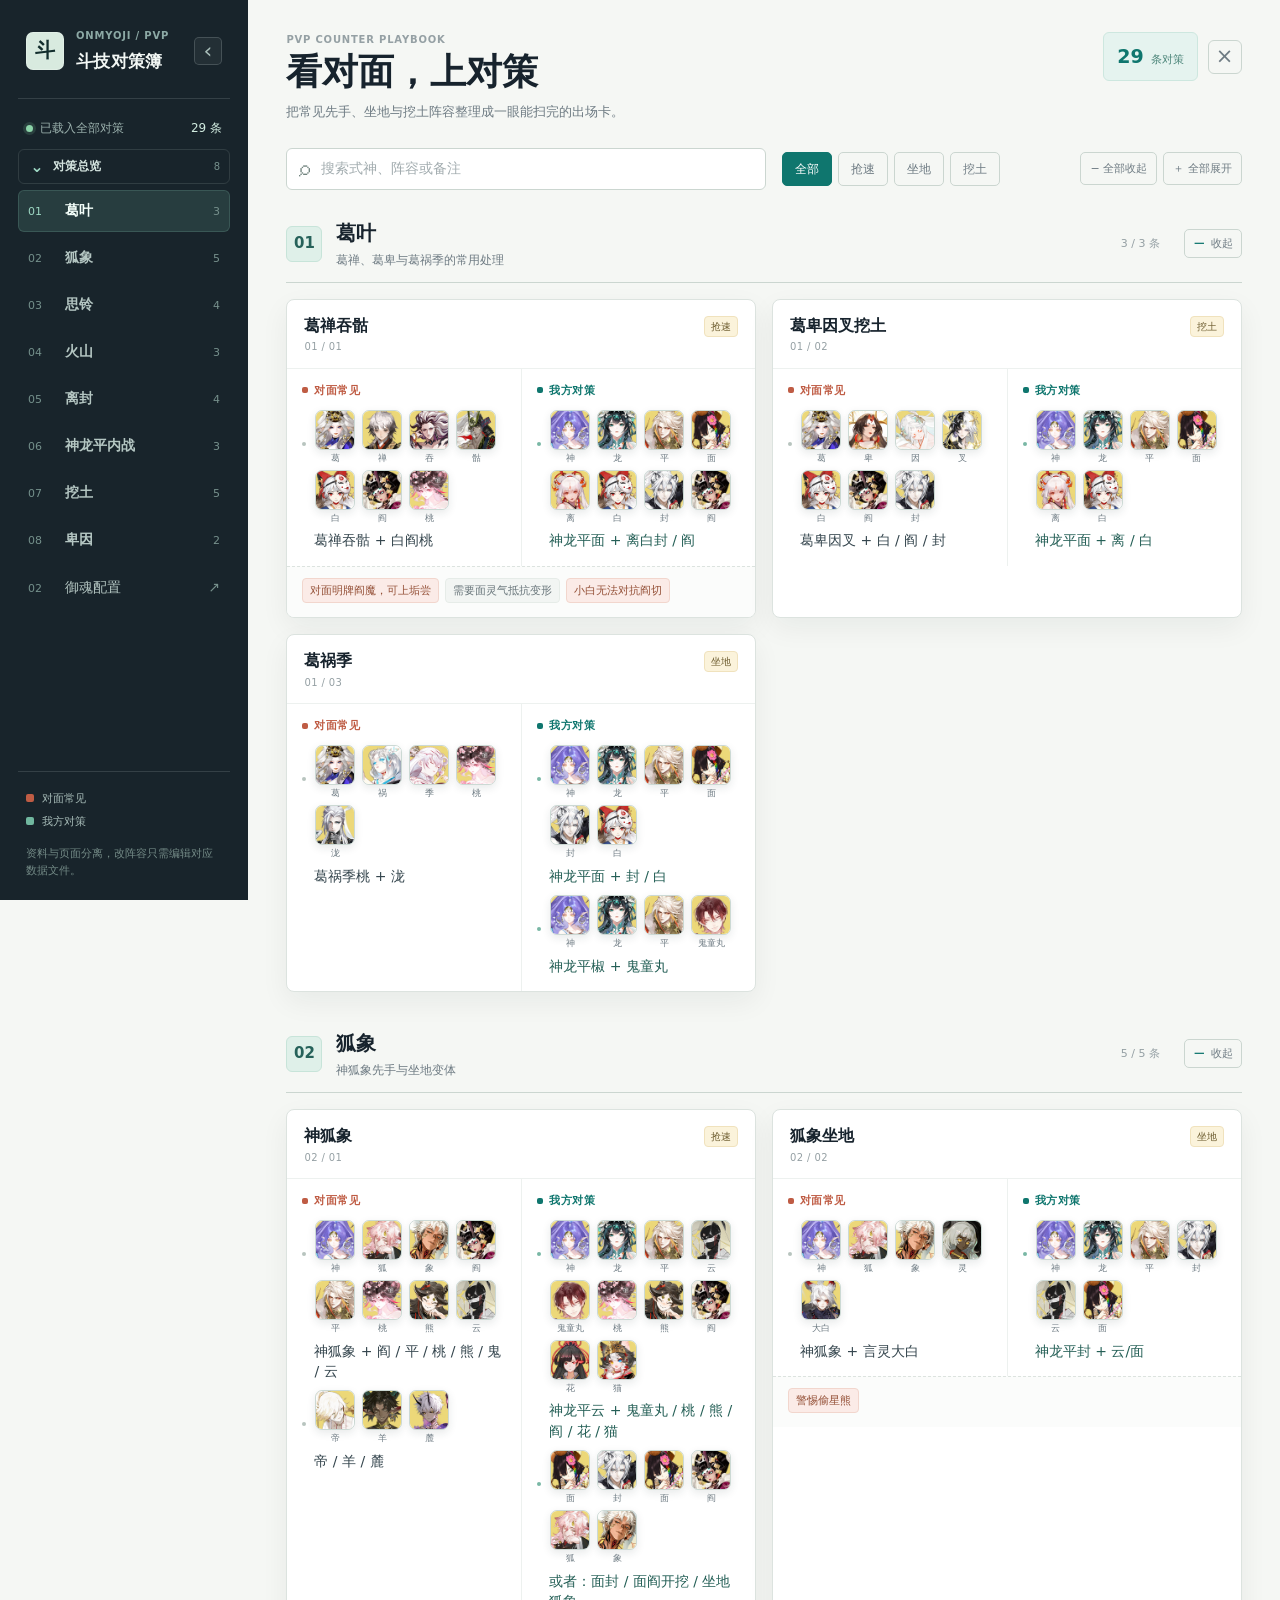
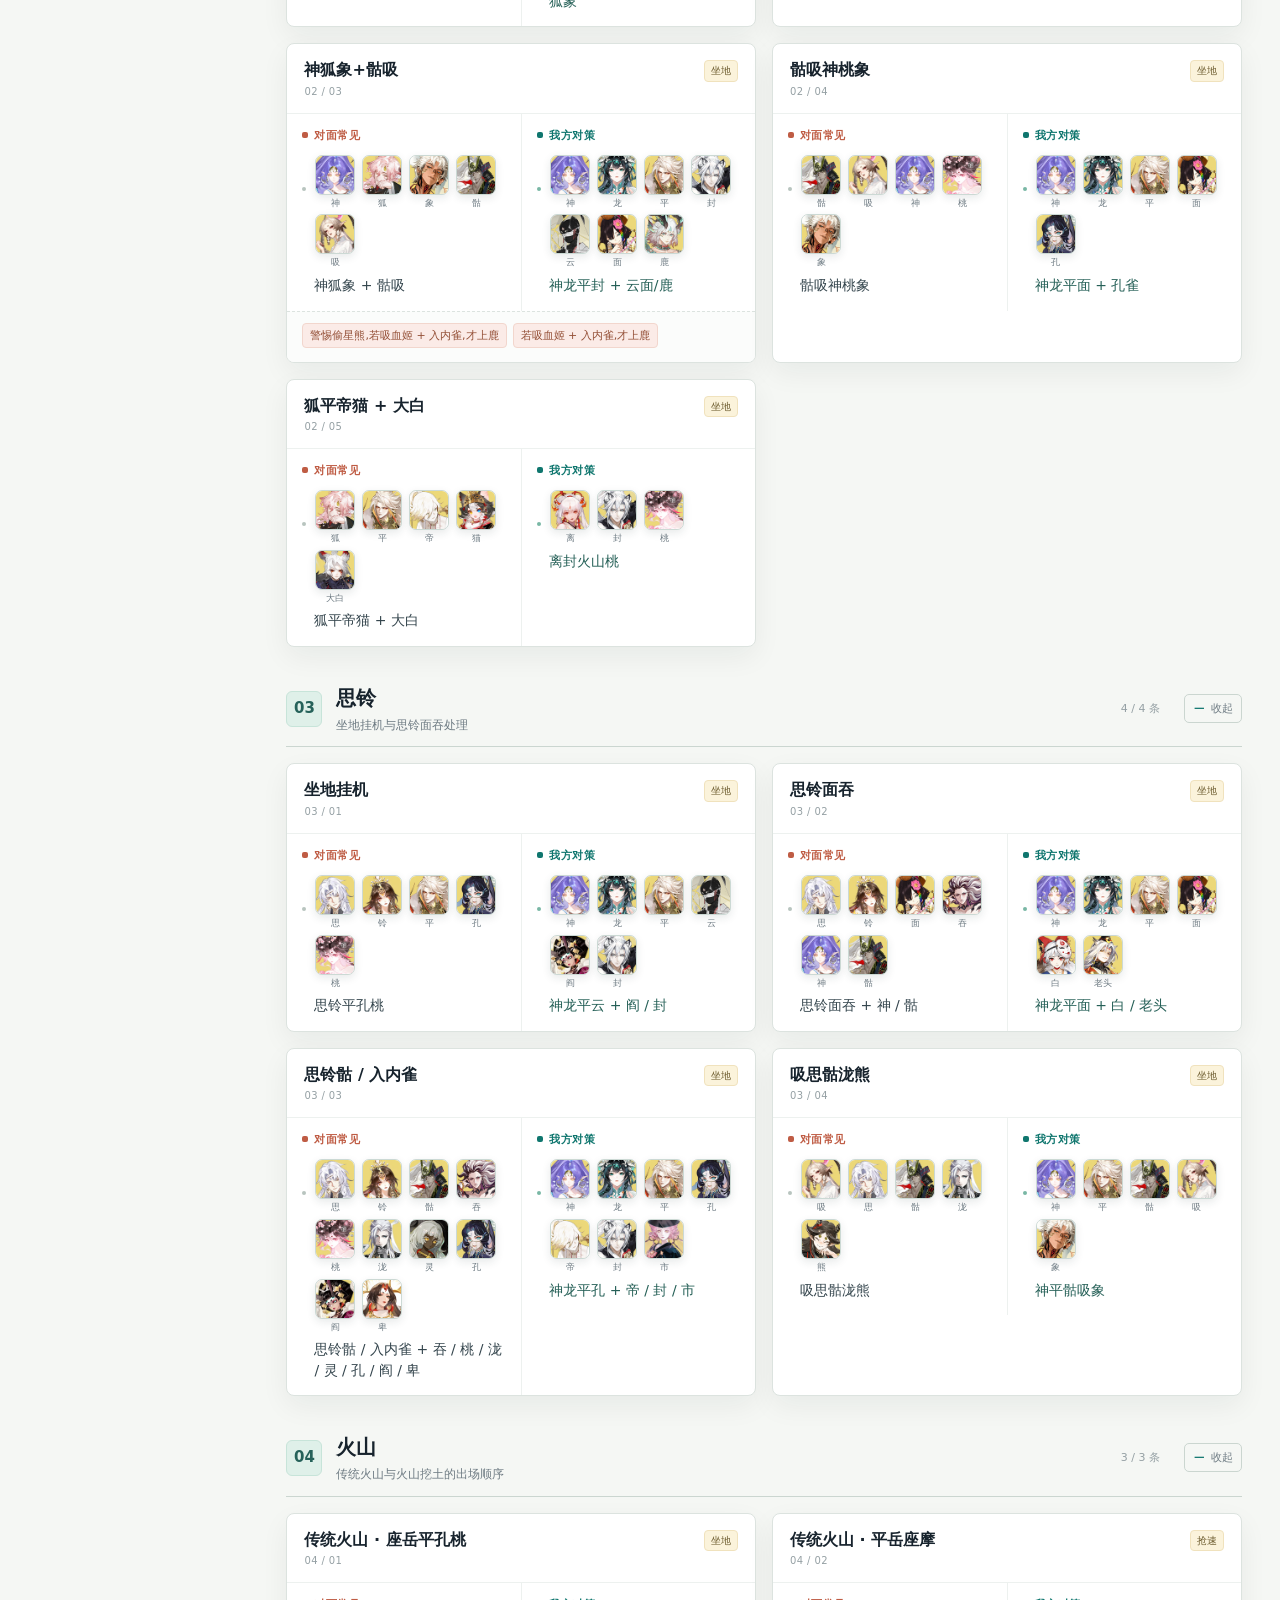
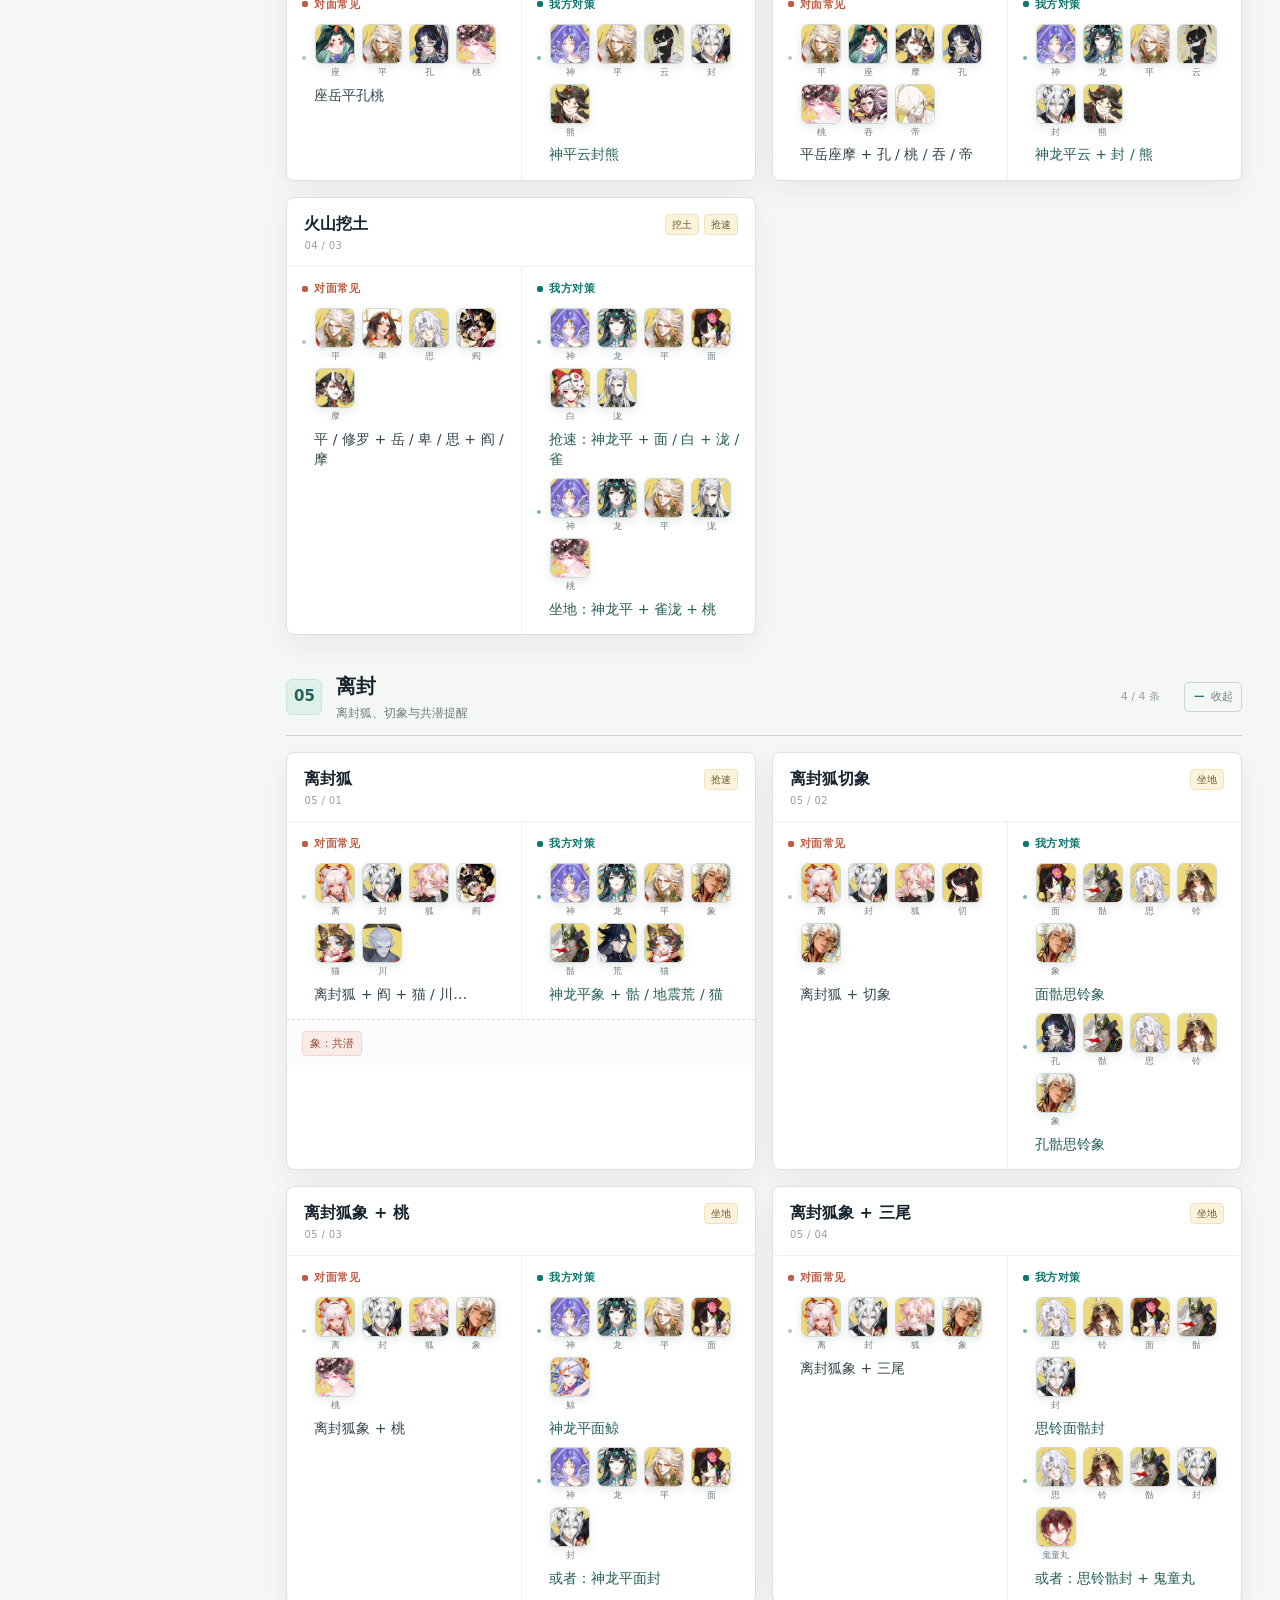
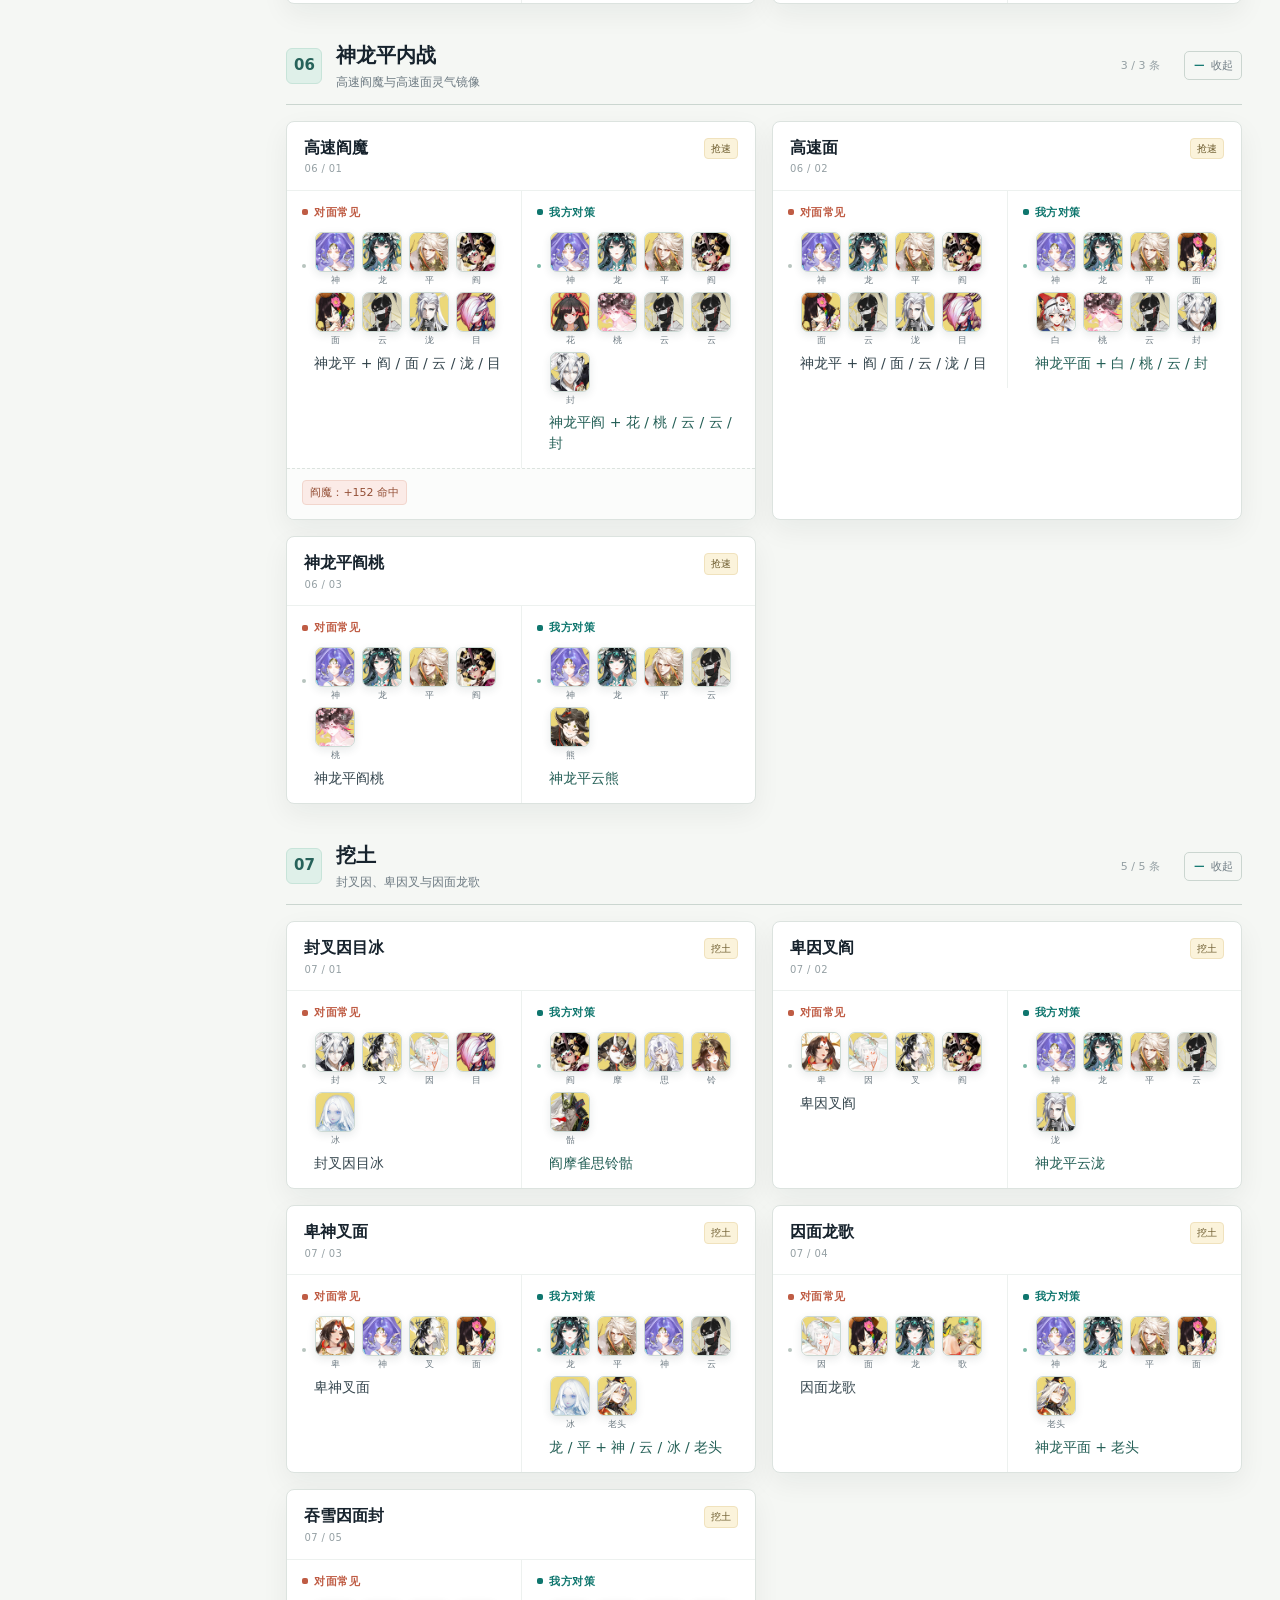
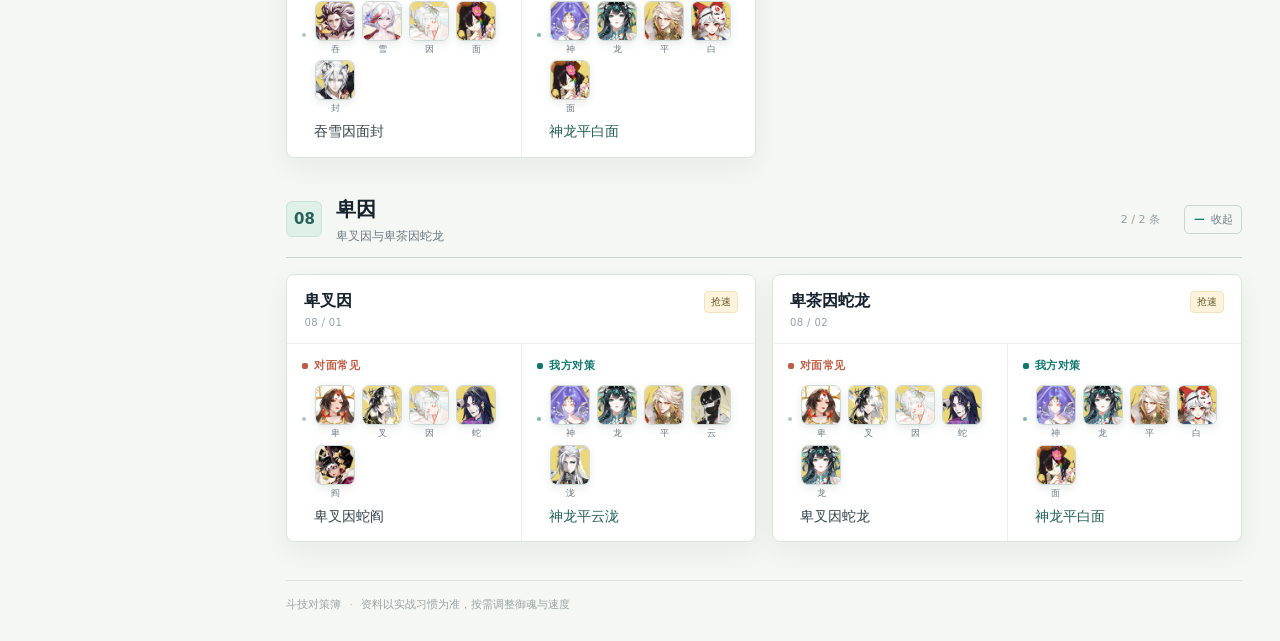
<file: index.html>
<!doctype html>
<html lang="zh-CN">
  <head>
    <meta charset="UTF-8" />
    <meta name="viewport" content="width=device-width, initial-scale=1.0" />
    <meta name="theme-color" content="#f5f7f4" />
    <title>斗技对策簿 · Onmyoji PvP</title>
    <link rel="stylesheet" href="./styles.css?v=20260825-7" />
  </head>
  <body>
    <!-- 统一外壳：侧栏负责导航，主区域负责搜索和卡片内容。 -->
    <div class="app-shell">
      <aside class="sidebar" id="sidebar" aria-label="攻略板块导航">
        <!-- 品牌区固定显示，不随筛选结果变化。 -->
        <div class="brand-lockup">
          <div class="brand-mark" aria-hidden="true">斗</div>
          <div class="brand-copy">
            <p class="eyebrow">ONMYOJI / PVP</p>
            <h1>斗技对策簿</h1>
          </div>
          <button class="sidebar-toggle" id="sidebar-toggle" type="button" aria-expanded="true" aria-controls="sidebar-collapsible" title="收起侧边栏">
            <span aria-hidden="true">‹</span>
            <span class="visually-hidden">收起侧边栏</span>
          </button>
        </div>

        <!-- 此区域由 sidebar.js 统一控制收起和展开。 -->
        <div class="sidebar-collapsible" id="sidebar-collapsible">
          <div class="sidebar-intro">
            <span class="status-dot"></span>
            <span>已载入全部对策</span>
            <span class="sidebar-count" id="sidebar-count">0</span>
          </div>

          <!-- “对策总览”是独立导航组，可手动隐藏八个对策分类。 -->
          <button class="sidebar-group-toggle" id="strategy-nav-toggle" type="button" aria-expanded="true" aria-controls="section-nav">
            <span class="sidebar-group-icon" aria-hidden="true">⌄</span>
            <span>对策总览</span>
            <span class="sidebar-group-count" id="strategy-nav-count">0</span>
          </button>

          <!-- app.js 根据 data/ 下的板块数据生成导航按钮。 -->
          <nav id="section-nav" class="section-nav"></nav>

          <!-- 独立御魂页入口，避免把大表格塞进总览页。 -->
          <a class="side-page-link" href="./yuhun.html">
            <span class="side-page-index">02</span>
            <span>御魂配置</span>
            <span class="side-page-arrow">↗</span>
          </a>

          <div class="sidebar-footer">
            <div class="legend-row"><span class="legend-swatch enemy"></span> 对面常见</div>
            <div class="legend-row"><span class="legend-swatch counter"></span> 我方对策</div>
            <p class="sidebar-hint">资料与页面分离，改阵容只需编辑对应数据文件。</p>
          </div>
        </div>
      </aside>

      <main class="main-content">
        <!-- 顶部标题和实时对策数量。 -->
        <header class="topbar">
          <div class="topbar-heading">
            <p class="eyebrow">PVP COUNTER PLAYBOOK</p>
            <h2>看对面，上对策</h2>
            <p class="topbar-subtitle">把常见先手、坐地与挖土阵容整理成一眼能扫完的出场卡。</p>
          </div>
          <div class="topbar-actions">
            <div class="stat-chip"><span id="result-count">0</span><small>条对策</small></div>
            <button class="icon-button" id="clear-search" type="button" title="清空搜索" aria-label="清空搜索">×</button>
          </div>
        </header>

        <!-- 所有筛选控件使用事件委托，动态重绘后仍保持可用。 -->
        <section class="control-bar" aria-label="筛选与搜索">
          <label class="search-box" for="search-input">
            <span class="search-icon" aria-hidden="true">⌕</span>
            <input id="search-input" type="search" placeholder="搜索式神、阵容或备注" autocomplete="off" />
          </label>
          <div class="filter-group" id="mode-filters" role="group" aria-label="阵容类型筛选">
            <button class="filter-button active" data-filter="all" aria-pressed="true" type="button">全部</button>
            <button class="filter-button" data-filter="抢速" aria-pressed="false" type="button">抢速</button>
            <button class="filter-button" data-filter="坐地" aria-pressed="false" type="button">坐地</button>
            <button class="filter-button" data-filter="挖土" aria-pressed="false" type="button">挖土</button>
          </div>
          <div class="section-actions" role="group" aria-label="板块展开控制">
            <button class="text-button" id="collapse-all-sections" type="button">− 全部收起</button>
            <button class="text-button" id="expand-all-sections" type="button">＋ 全部展开</button>
          </div>
        </section>

        <div class="mobile-section-picker">
          <label for="mobile-section">当前板块</label>
          <select id="mobile-section"></select>
        </div>

        <!-- app.js 会根据当前搜索条件重绘这里的板块和对策卡。 -->
        <section id="content" class="content-stack" aria-live="polite"></section>

        <footer class="page-footer">
          <span>斗技对策簿</span>
          <span class="footer-separator">·</span>
          <span>资料以实战习惯为准，按需调整御魂与速度</span>
        </footer>
      </main>
    </div>

    <!-- 版本参数用于静态页面更新后绕过浏览器旧脚本缓存。 -->
    <script type="module" src="./app.js?v=20260825-5"></script>
  </body>
</html>
</file>
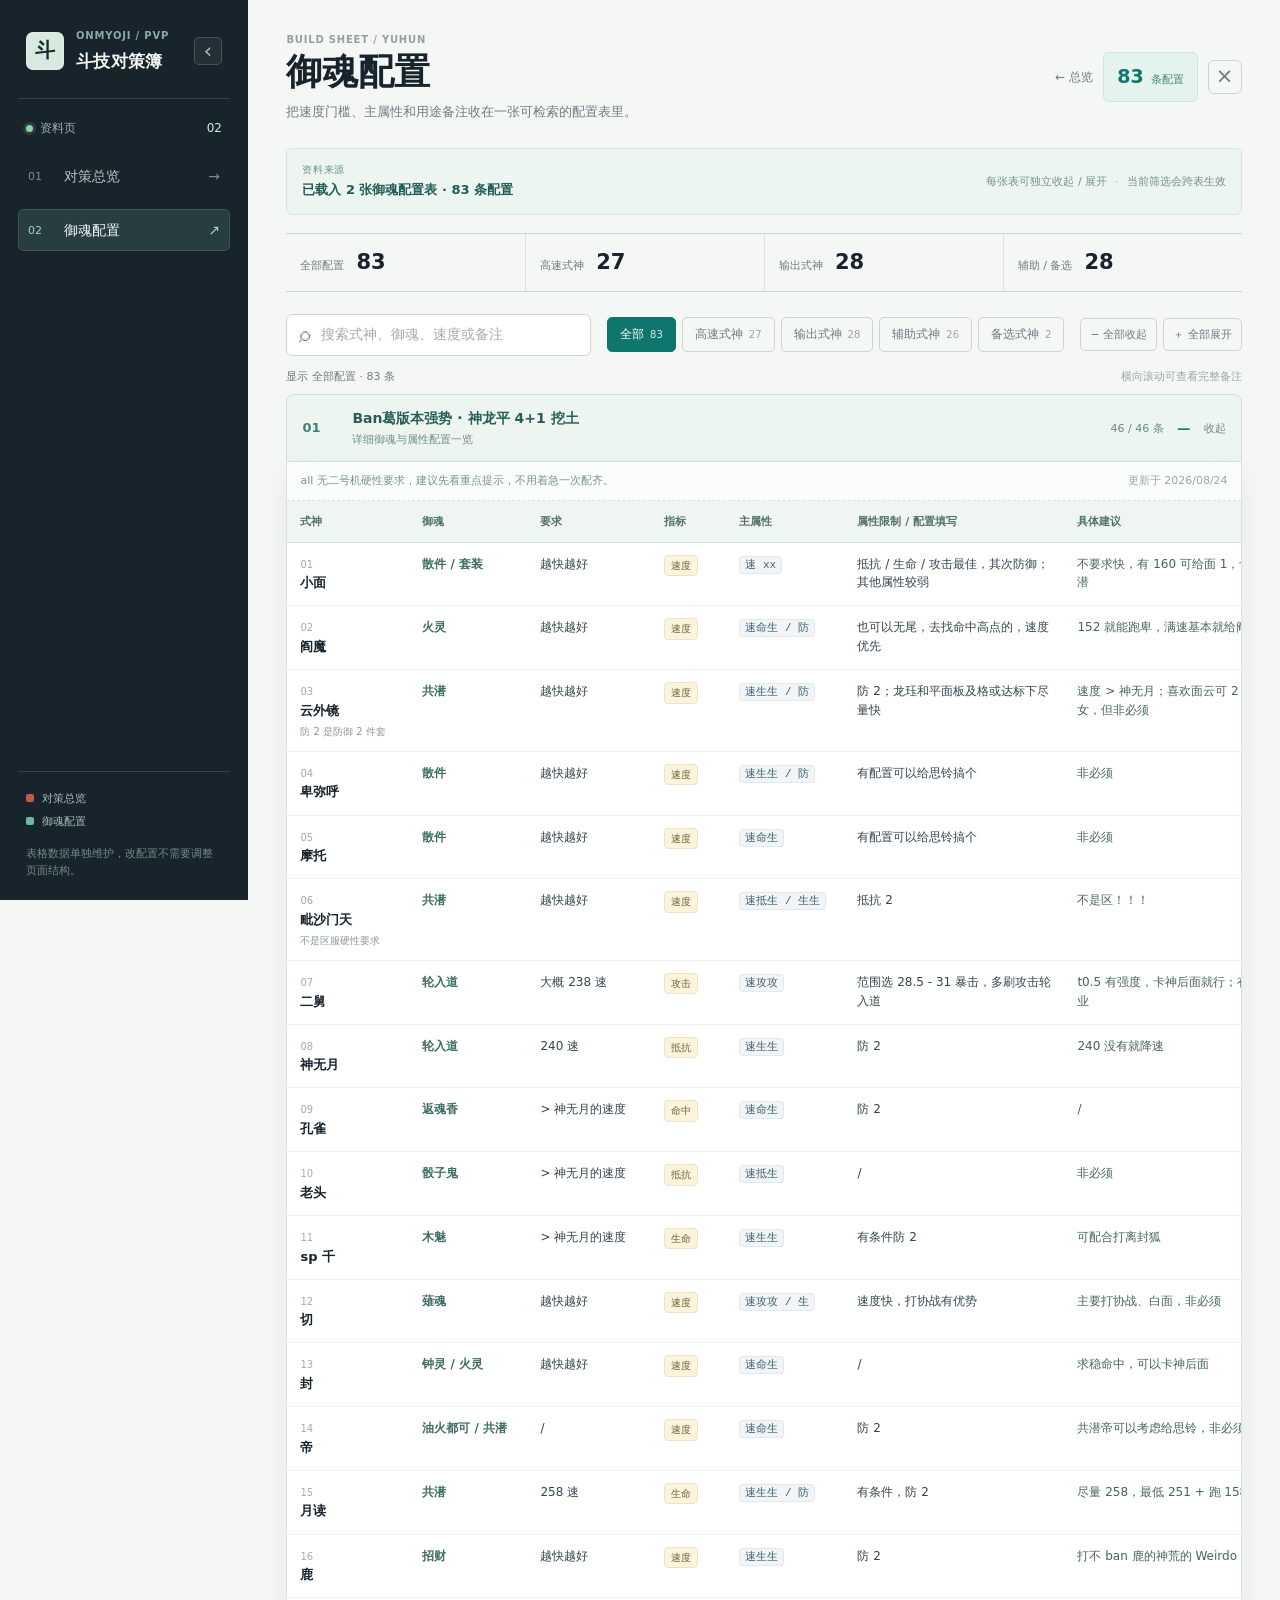
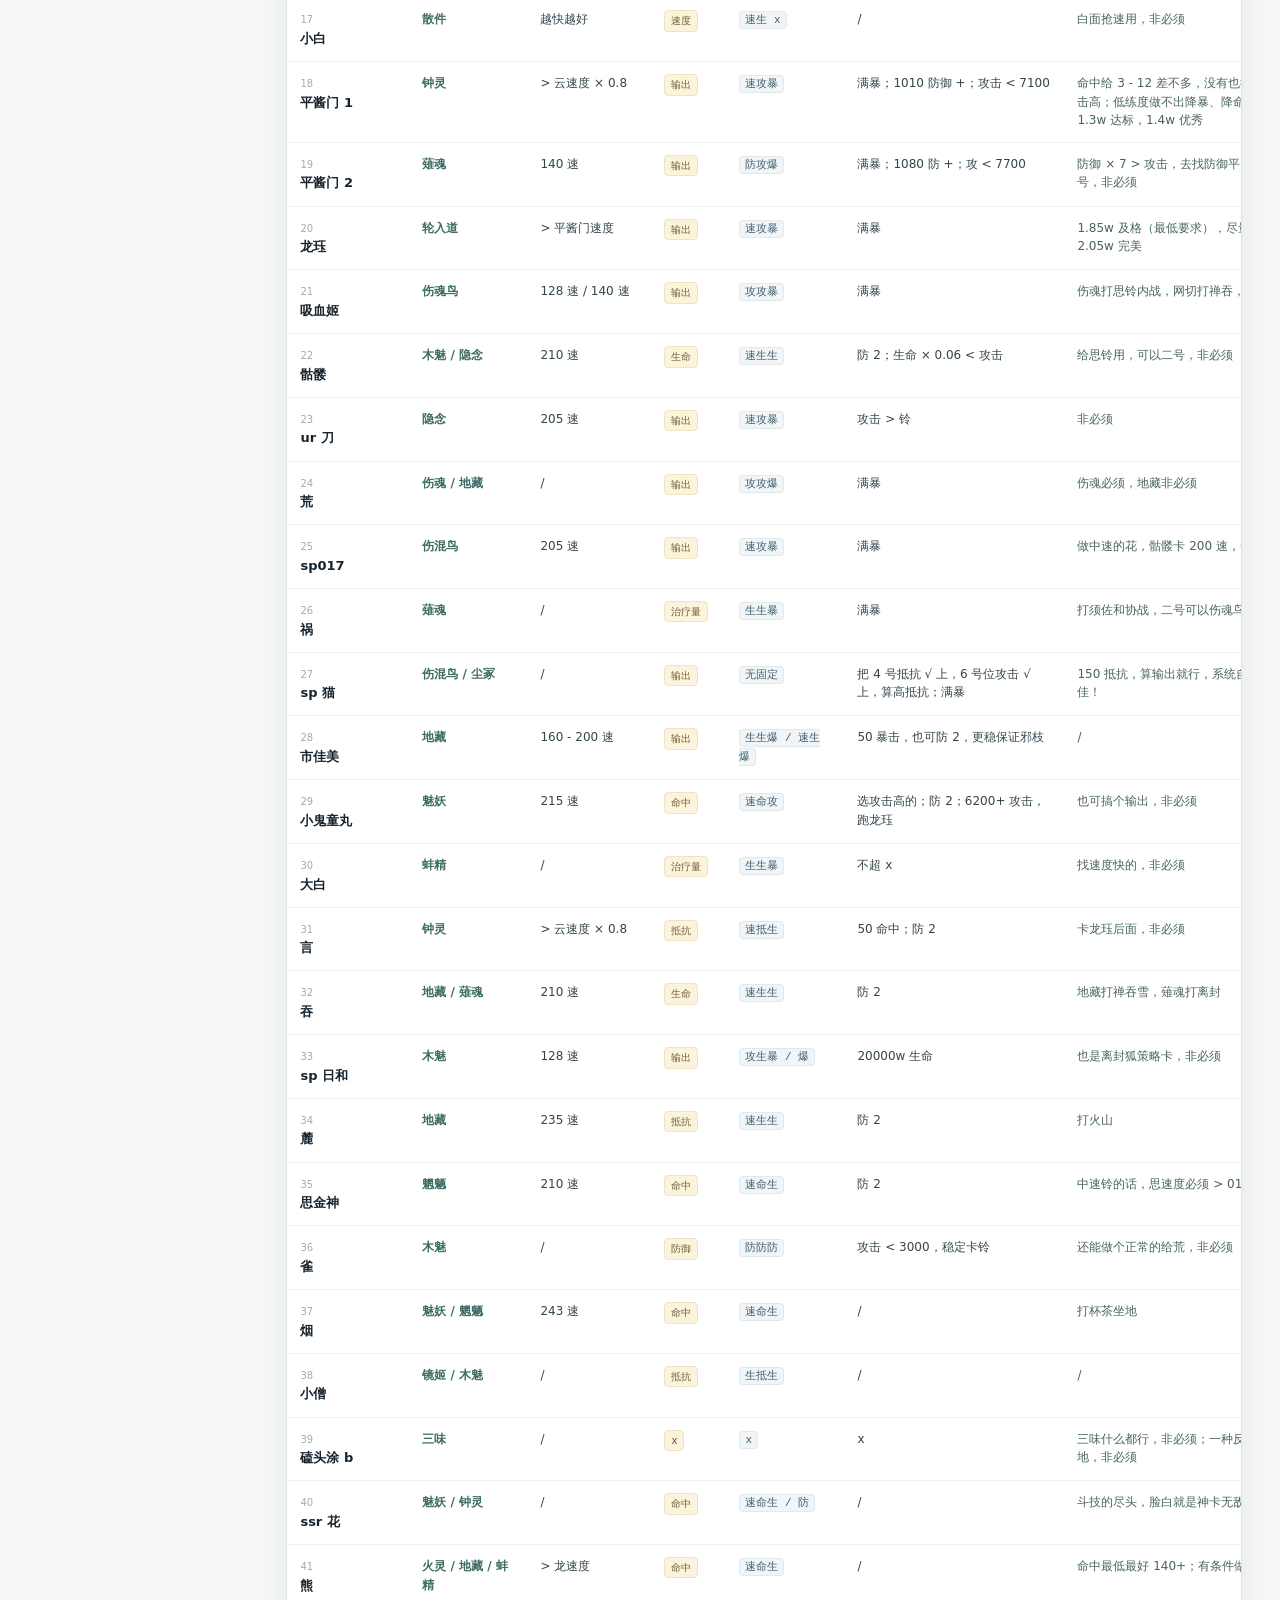
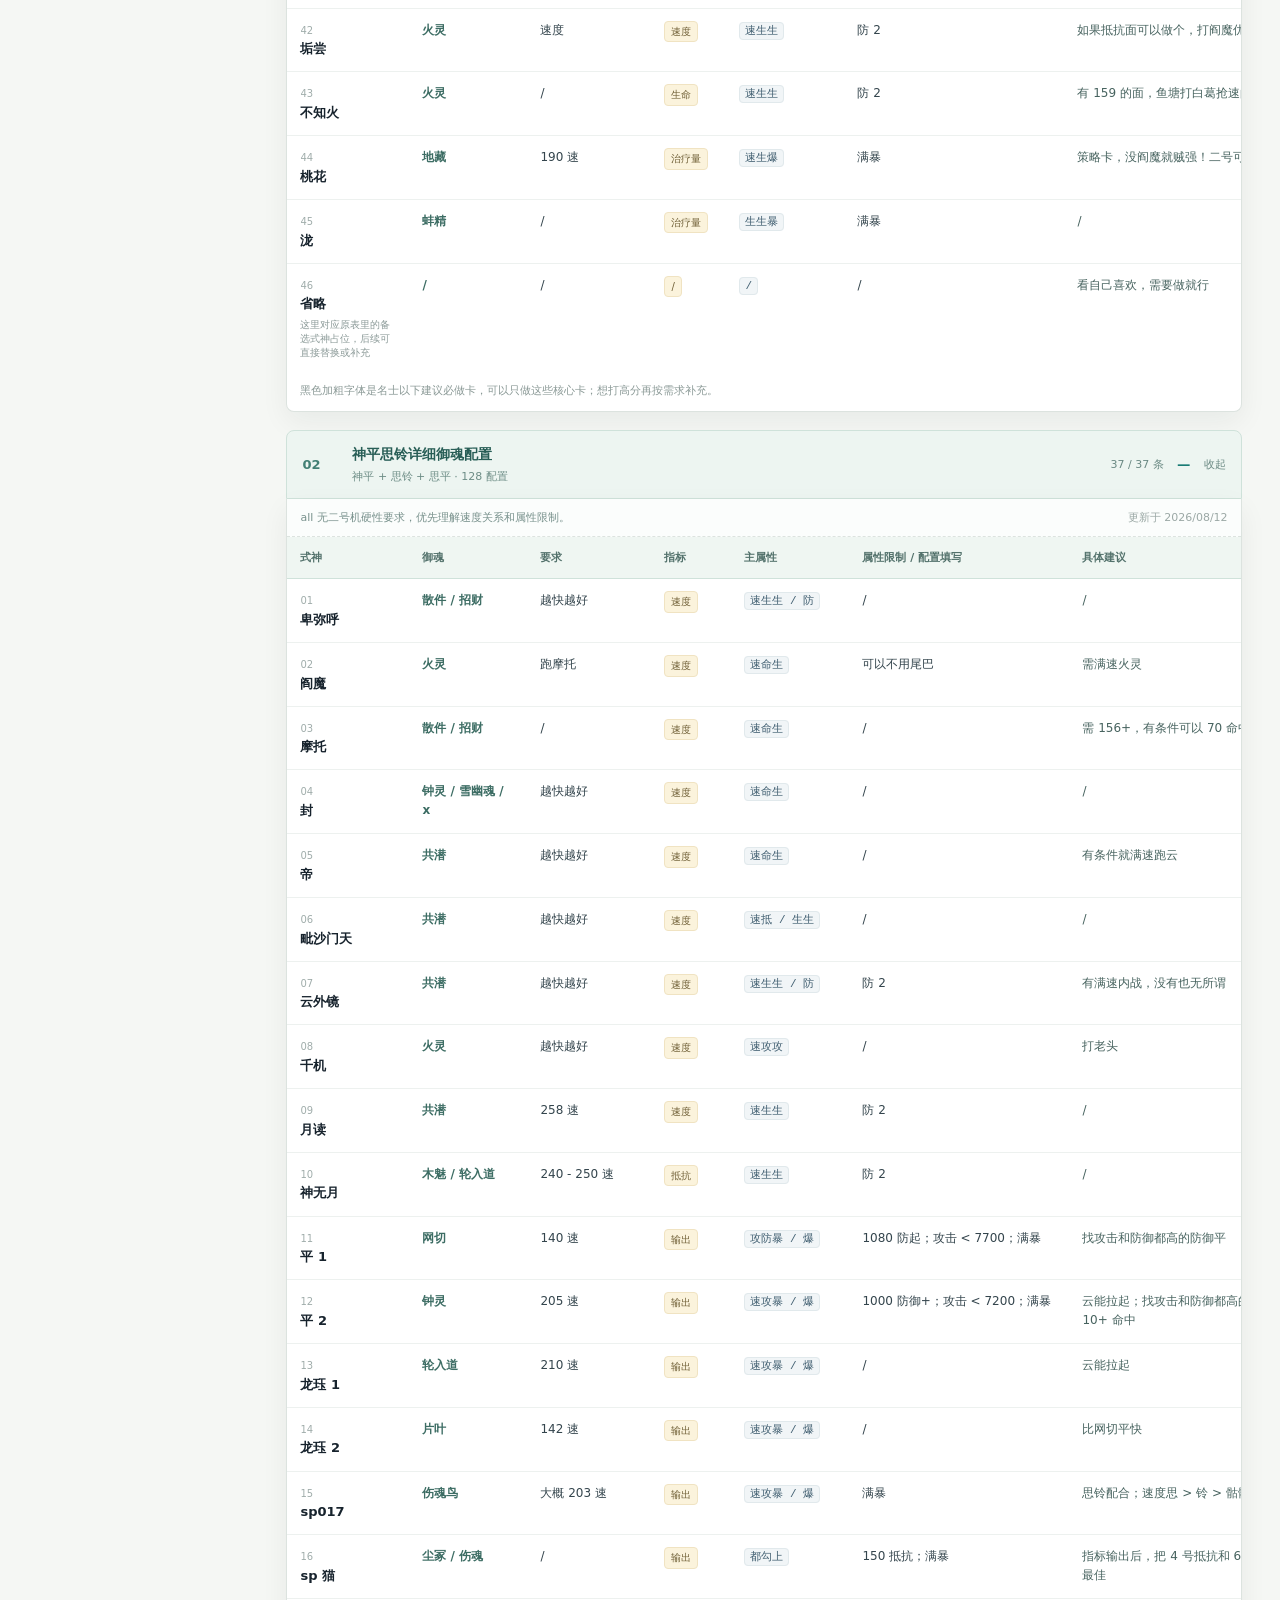
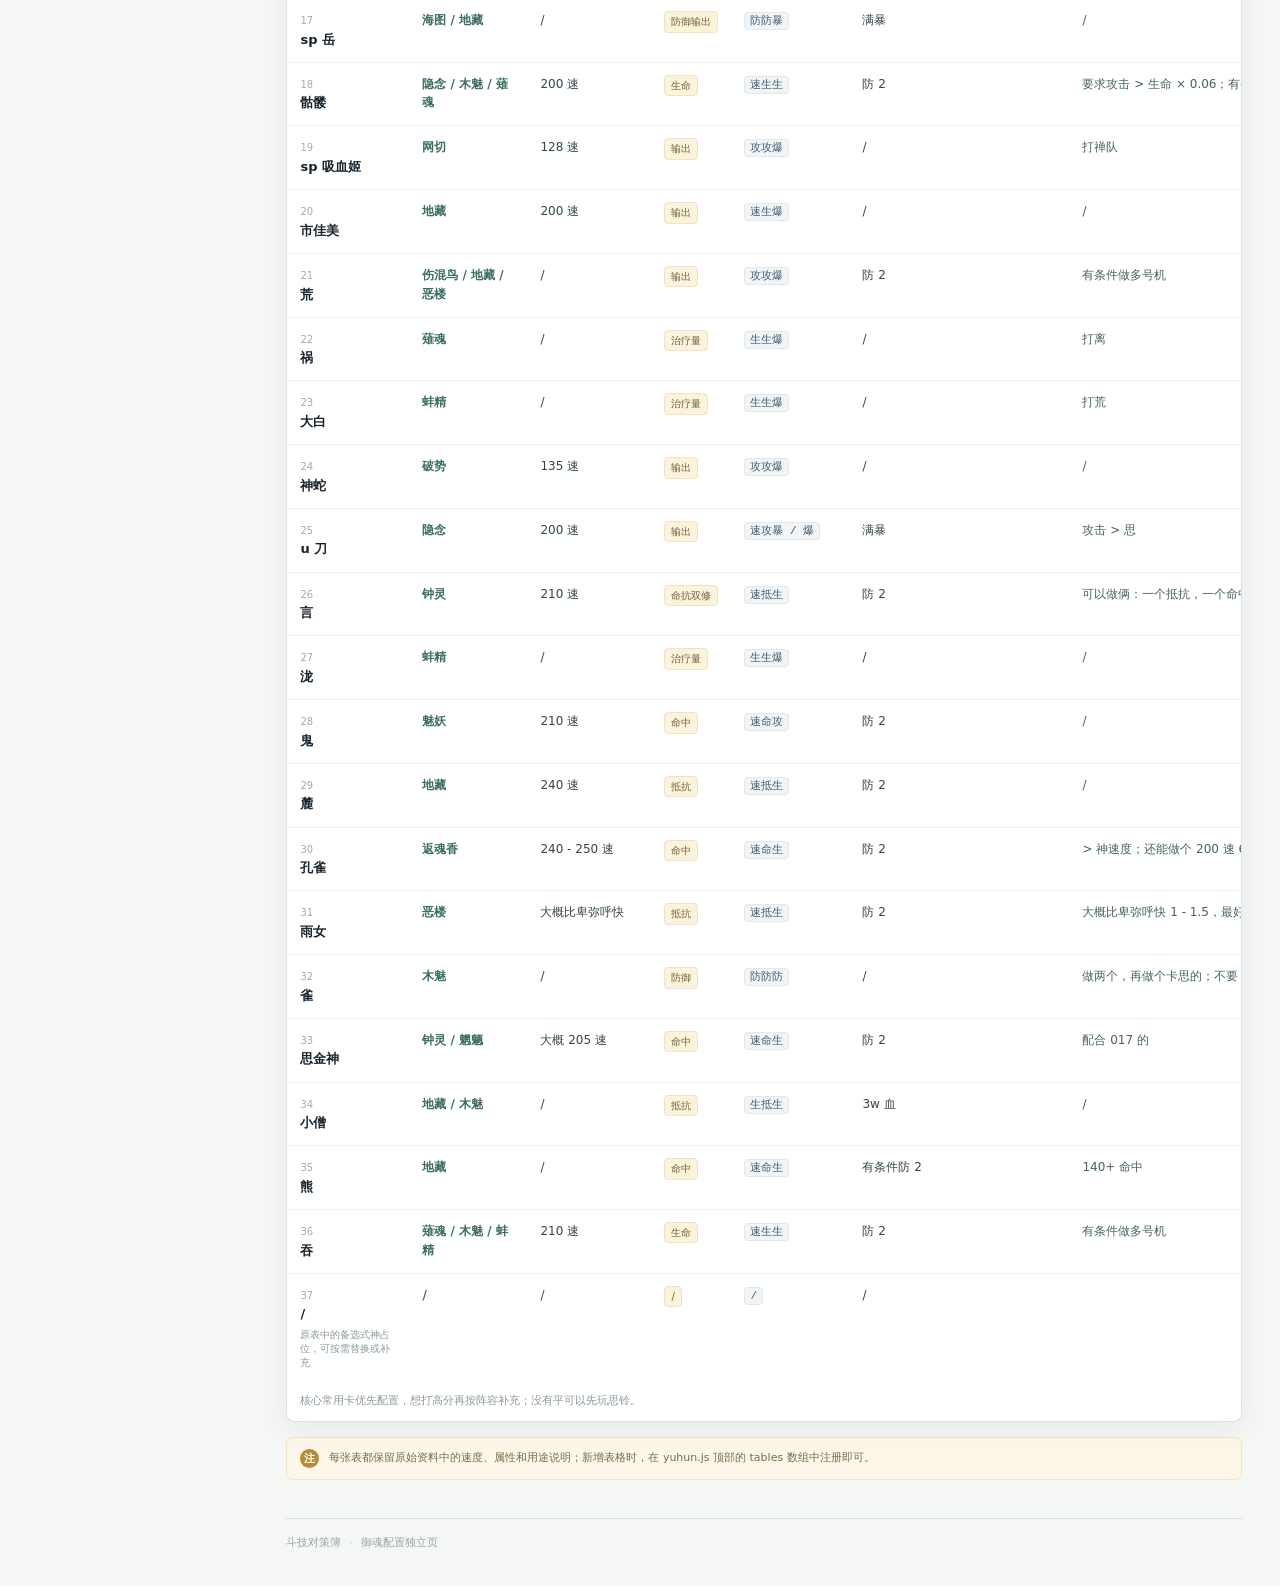
<file: yuhun.html>
<!doctype html>
<html lang="zh-CN">
  <head>
    <meta charset="UTF-8" />
    <meta name="viewport" content="width=device-width, initial-scale=1.0" />
    <meta name="theme-color" content="#f5f7f4" />
    <title>御魂配置 · 斗技对策簿</title>
    <link rel="stylesheet" href="./styles.css?v=20260825-7" />
    <link rel="stylesheet" href="./yuhun.css?v=20260825-7" />
  </head>
  <body class="table-page">
    <!-- 御魂页复用总览页外壳，只有主区域的内容和脚本不同。 -->
    <div class="app-shell">
      <aside class="sidebar" id="sidebar" aria-label="页面导航">
        <div class="brand-lockup">
          <div class="brand-mark" aria-hidden="true">斗</div>
          <div class="brand-copy">
            <p class="eyebrow">ONMYOJI / PVP</p>
            <h1>斗技对策簿</h1>
          </div>
          <button class="sidebar-toggle" id="sidebar-toggle" type="button" aria-expanded="true" aria-controls="sidebar-collapsible" title="收起侧边栏">
            <span aria-hidden="true">‹</span>
            <span class="visually-hidden">收起侧边栏</span>
          </button>
        </div>

        <!-- 与首页共用同一套侧边栏折叠逻辑。 -->
        <div class="sidebar-collapsible" id="sidebar-collapsible">
          <div class="sidebar-intro">
            <span class="status-dot"></span>
            <span>资料页</span>
            <span class="sidebar-count">02</span>
          </div>

          <nav class="side-page-nav" aria-label="资料页导航">
            <a class="side-page-link" href="./index.html"><span class="side-page-index">01</span><span>对策总览</span><span class="side-page-arrow">→</span></a>
            <a class="side-page-link active" href="./yuhun.html" aria-current="page"><span class="side-page-index">02</span><span>御魂配置</span><span class="side-page-arrow">↗</span></a>
          </nav>

          <div class="sidebar-footer">
            <div class="legend-row"><span class="legend-swatch enemy"></span> 对策总览</div>
            <div class="legend-row"><span class="legend-swatch counter"></span> 御魂配置</div>
            <p class="sidebar-hint">表格数据单独维护，改配置不需要调整页面结构。</p>
          </div>
        </div>
      </aside>

      <main class="main-content">
        <!-- 标题区域显示当前页面名称和筛选后的行数。 -->
        <header class="topbar yuhun-topbar">
          <div class="topbar-heading">
            <p class="eyebrow">BUILD SHEET / YUHUN</p>
            <h2>御魂配置</h2>
            <p class="topbar-subtitle">把速度门槛、主属性和用途备注收在一张可检索的配置表里。</p>
          </div>
          <div class="topbar-actions">
            <a class="back-link" href="./index.html" title="返回对策总览">← 总览</a>
            <div class="stat-chip"><span id="row-count">0</span><small>条配置</small></div>
            <button class="icon-button" id="clear-search" type="button" title="清空搜索" aria-label="清空搜索">×</button>
          </div>
        </header>

        <!-- 来源信息固定显示，提醒用户当前页面由几张独立表组成。 -->
        <section class="source-strip" aria-label="资料来源">
          <div>
            <p class="source-kicker">资料来源</p>
            <strong id="source-summary">已载入 2 张御魂配置表</strong>
          </div>
          <div class="source-meta"><span>每张表可独立收起 / 展开</span><span class="source-divider">·</span><span>当前筛选会跨表生效</span></div>
        </section>

        <!-- 统计卡片使用全量数据，不随当前搜索词改变。 -->
        <section class="table-insight" aria-label="配置概览">
          <div class="insight-item"><span class="insight-label">全部配置</span><strong id="total-count">0</strong></div>
          <div class="insight-item"><span class="insight-label">高速式神</span><strong id="speed-count">0</strong></div>
          <div class="insight-item"><span class="insight-label">输出式神</span><strong id="damage-count">0</strong></div>
          <div class="insight-item"><span class="insight-label">辅助 / 备选</span><strong id="support-count">0</strong></div>
        </section>

        <!-- 搜索和角色筛选会同时作用于所有已注册表格。 -->
        <section class="table-controls" aria-label="表格筛选">
          <label class="search-box" for="search-input">
            <span class="search-icon" aria-hidden="true">⌕</span>
            <input id="search-input" type="search" placeholder="搜索式神、御魂、速度或备注" autocomplete="off" />
          </label>
          <div class="filter-group" id="role-filters" role="group" aria-label="角色分组筛选"></div>
          <div class="table-actions" role="group" aria-label="表格展开控制">
            <button class="text-button" id="collapse-all-tables" type="button">− 全部收起</button>
            <button class="text-button" id="expand-all-tables" type="button">＋ 全部展开</button>
          </div>
        </section>

        <div class="table-status"><span id="table-status-text" aria-live="polite">显示全部配置</span><span class="table-status-hint">横向滚动可查看完整备注</span></div>

        <!-- yuhun.js 按筛选结果把每张表渲染到这里。 -->
        <section id="table-list" class="table-list" aria-label="御魂配置表列表"></section>

        <section class="source-note-panel">
          <span class="source-note-mark">注</span>
          <p id="source-footer-note">各配置表保留原始资料中的速度、属性和用途说明，后续新增表格时在数据文件中注册即可。</p>
        </section>

        <footer class="page-footer">
          <a href="./index.html">斗技对策簿</a>
          <span class="footer-separator">·</span>
          <span>御魂配置独立页</span>
        </footer>
      </main>
    </div>

    <script type="module" src="./yuhun.js"></script>
  </body>
</html>
</file>
<file: styles.css>
/*
 * 总览页共享样式。
 * 颜色、间距和圆角集中在变量中，页面规则按外壳、控件、卡片和响应式分组。
 */
:root {
  --bg: #f5f7f4;
  --panel: #ffffff;
  --ink: #17232d;
  --muted: #6e7b83;
  --faint: #95a0a4;
  --line: #dce3df;
  --line-strong: #cbd6d0;
  --accent: #0f766e;
  --accent-soft: #e5f3ef;
  --accent-2: #bf5c44;
  --accent-2-soft: #fbebe7;
  --gold: #b88a34;
  --shadow: 0 10px 28px rgba(20, 41, 40, 0.06);
  --radius: 8px;
  --content-max: 1240px;
}

/* 统一盒模型，避免 padding 让固定控件尺寸意外变大。 */
* { box-sizing: border-box; }

/* 仅供读屏软件读取的文字，用于纯图标按钮的操作说明。 */
.visually-hidden {
  position: absolute;
  width: 1px;
  height: 1px;
  padding: 0;
  margin: -1px;
  overflow: hidden;
  clip: rect(0, 0, 0, 0);
  white-space: nowrap;
  border: 0;
}

html { scroll-behavior: smooth; }

body {
  margin: 0;
  color: var(--ink);
  background: var(--bg);
  font-family: "Microsoft YaHei", "PingFang SC", "Noto Sans CJK SC", system-ui, sans-serif;
  font-size: 14px;
  line-height: 1.55;
}

button, input, select { font: inherit; }
button { cursor: pointer; }

/* 键盘用户需要看到当前焦点，鼠标交互仍保持原有的简洁外观。 */
button:focus-visible,
a:focus-visible,
select:focus-visible {
  outline: 2px solid var(--accent);
  outline-offset: 2px;
}

/* 桌面端固定侧栏，主区域用 minmax 防止内容撑破网格。 */
.app-shell {
  min-height: 100vh;
  display: grid;
  grid-template-columns: 248px minmax(0, 1fr);
  transition: grid-template-columns 180ms ease;
}

/* 侧栏收起后仍保留品牌图标和展开按钮，不影响主内容宽度。 */
.app-shell.sidebar-collapsed { grid-template-columns: 76px minmax(0, 1fr); }

.sidebar {
  position: sticky;
  top: 0;
  height: 100vh;
  display: flex;
  flex-direction: column;
  padding: 28px 18px 20px;
  background: #18242b;
  color: #dce6e3;
  overflow-y: auto;
  transition: padding 180ms ease;
}

/* 新增的包裹层负责让侧栏页脚继续贴在底部。 */
.sidebar-collapsible {
  min-height: 0;
  display: flex;
  flex: 1;
  flex-direction: column;
}

.sidebar-collapsible[hidden] { display: none; }

.brand-lockup {
  position: relative;
  display: flex;
  gap: 12px;
  align-items: center;
  padding: 0 8px 24px;
  border-bottom: 1px solid rgba(219, 235, 229, 0.14);
}

.brand-copy { min-width: 0; }

/* 侧栏折叠按钮使用熟悉的方向箭头，并通过 title 提供悬浮提示。 */
.sidebar-toggle {
  width: 28px;
  height: 28px;
  flex: 0 0 auto;
  display: grid;
  place-items: center;
  margin-left: auto;
  padding: 0;
  color: #a9bfba;
  background: rgba(255, 255, 255, 0.05);
  border: 1px solid rgba(219, 235, 229, 0.18);
  border-radius: 5px;
  font-size: 22px;
  line-height: 1;
  transition: 160ms ease;
}

.sidebar-toggle:hover {
  color: #f3f8f5;
  background: rgba(255, 255, 255, 0.1);
  border-color: rgba(219, 235, 229, 0.34);
}

.sidebar.is-collapsed { padding-inline: 10px; }
.sidebar.is-collapsed .brand-lockup {
  flex-direction: column;
  gap: 10px;
  padding-inline: 0;
}
.sidebar.is-collapsed .brand-copy { display: none; }
.sidebar.is-collapsed .sidebar-toggle { margin-left: 0; }

.brand-mark {
  width: 38px;
  height: 38px;
  display: grid;
  place-items: center;
  color: #122e2d;
  background: #d8eadf;
  border-radius: 7px;
  font-size: 20px;
  font-weight: 800;
  box-shadow: inset 0 0 0 1px rgba(255,255,255,0.22);
}

.eyebrow {
  margin: 0 0 4px;
  color: var(--faint);
  font-size: 10px;
  font-weight: 800;
  letter-spacing: 0.08em;
  text-transform: uppercase;
}

.sidebar .eyebrow { color: #8ca9a5; }

.brand-lockup h1 {
  margin: 0;
  color: #f3f8f5;
  font-size: 17px;
  letter-spacing: 0.02em;
}

.sidebar-intro {
  display: flex;
  gap: 7px;
  align-items: center;
  margin: 20px 8px 12px;
  color: #9bb1ad;
  font-size: 12px;
}

.status-dot {
  width: 7px;
  height: 7px;
  border-radius: 50%;
  background: #8bd3a8;
  box-shadow: 0 0 0 3px rgba(139, 211, 168, 0.15);
}

.sidebar-count {
  margin-left: auto;
  color: #d1ece0;
  font-variant-numeric: tabular-nums;
}

/* “对策总览”组标题与八个分类导航可以独立展开/收起。 */
.sidebar-group-toggle {
  width: 100%;
  display: grid;
  grid-template-columns: 18px minmax(0, 1fr) auto;
  gap: 7px;
  align-items: center;
  margin-bottom: 6px;
  padding: 7px 9px;
  color: #d4e4df;
  text-align: left;
  background: transparent;
  border: 1px solid rgba(219, 235, 229, 0.12);
  border-radius: 6px;
  font-size: 12px;
  font-weight: 700;
  transition: 160ms ease;
}

.sidebar-group-toggle:hover {
  color: #f4fffa;
  background: rgba(255, 255, 255, 0.07);
  border-color: rgba(219, 235, 229, 0.24);
}

.sidebar-group-icon {
  color: #9ed8c4;
  font-size: 16px;
  line-height: 1;
  text-align: center;
}

.sidebar-group-count {
  color: #76908c;
  font-size: 10px;
  font-weight: 400;
}

.sidebar-group-toggle.is-collapsed { margin-bottom: 0; }

.section-nav { display: grid; gap: 5px; }
.section-nav[hidden] { display: none; }

.side-page-link {
  display: grid;
  grid-template-columns: 28px 1fr auto;
  gap: 9px;
  align-items: center;
  min-height: 42px;
  margin-top: 6px;
  padding: 6px 9px;
  color: #b4c6c2;
  text-decoration: none;
  border: 1px solid transparent;
  border-radius: 6px;
  transition: 160ms ease;
}
.side-page-link:hover { color: #edf6f2; background: rgba(255,255,255,0.07); }
.side-page-index { color: #74908b; font-size: 11px; font-variant-numeric: tabular-nums; }
.side-page-arrow { color: #76908c; font-size: 14px; }

.nav-item {
  display: grid;
  grid-template-columns: 28px 1fr auto;
  gap: 9px;
  align-items: center;
  width: 100%;
  min-height: 42px;
  padding: 6px 9px;
  color: #b4c6c2;
  text-align: left;
  background: transparent;
  border: 1px solid transparent;
  border-radius: 6px;
  transition: 160ms ease;
}

.nav-item:hover { color: #edf6f2; background: rgba(255,255,255,0.07); }
.nav-item.active { color: #f4fffa; background: rgba(117, 191, 167, 0.16); border-color: rgba(153, 221, 196, 0.16); }

.nav-index {
  color: #74908b;
  font-size: 11px;
  font-variant-numeric: tabular-nums;
}
.nav-item.active .nav-index { color: #9ed8c4; }
.nav-label { font-weight: 700; }
.nav-total { color: #76908c; font-size: 11px; }

.sidebar-footer {
  margin-top: auto;
  padding: 18px 8px 0;
  border-top: 1px solid rgba(219, 235, 229, 0.14);
}

.legend-row { display: flex; gap: 8px; align-items: center; color: #a8bdb9; font-size: 11px; }
.legend-row + .legend-row { margin-top: 6px; }
.legend-swatch { width: 8px; height: 8px; border-radius: 2px; }
.legend-swatch.enemy { background: var(--accent-2); }
.legend-swatch.counter { background: #70b79f; }
.sidebar-hint { margin: 15px 0 0; color: #738a86; font-size: 11px; line-height: 1.6; }

/* min-width: 0 允许宽表只在自己的滚动容器内横向滚动。 */
.main-content { min-width: 0; padding: 32px clamp(20px, 3vw, 48px) 28px; }

.topbar {
  display: flex;
  align-items: flex-start;
  justify-content: space-between;
  gap: 20px;
  max-width: var(--content-max);
  margin: 0 auto 26px;
}

.topbar-heading h2 {
  margin: 0;
  color: var(--ink);
  font-size: 36px;
  line-height: 1.12;
}

.topbar-subtitle { margin: 10px 0 0; color: var(--muted); font-size: 13px; }

.topbar-actions { display: flex; gap: 10px; align-items: center; }

.stat-chip {
  min-width: 88px;
  display: grid;
  grid-template-columns: auto auto;
  gap: 7px;
  align-items: baseline;
  justify-content: center;
  padding: 9px 13px;
  color: var(--accent);
  background: var(--accent-soft);
  border: 1px solid #cde7df;
  border-radius: 6px;
}
.stat-chip span { font-size: 19px; font-weight: 800; font-variant-numeric: tabular-nums; }
.stat-chip small { color: #4a8478; font-size: 11px; }

.icon-button {
  width: 34px;
  height: 34px;
  display: grid;
  place-items: center;
  padding: 0;
  color: var(--muted);
  background: transparent;
  border: 1px solid var(--line-strong);
  border-radius: 6px;
  font-size: 21px;
  line-height: 1;
  transition: 160ms ease;
}
.icon-button:hover { color: var(--ink); border-color: var(--ink); background: #fff; }

/* 搜索、类型筛选和总控按钮在窄屏时会自动换行。 */
.control-bar {
  max-width: var(--content-max);
  display: flex;
  align-items: center;
  justify-content: space-between;
  flex-wrap: wrap;
  gap: 16px;
  margin: 0 auto 28px;
}

.search-box {
  min-width: 220px;
  max-width: 480px;
  flex: 1;
  display: flex;
  align-items: center;
  gap: 9px;
  padding: 0 12px;
  height: 42px;
  background: var(--panel);
  border: 1px solid var(--line-strong);
  border-radius: 6px;
  transition: 160ms ease;
}
.search-box:focus-within { border-color: var(--accent); box-shadow: 0 0 0 3px rgba(15, 118, 110, 0.10); }
.search-icon { color: #72847f; font-size: 22px; transform: translateY(-1px); }
.search-box input { min-width: 0; flex: 1; color: var(--ink); background: transparent; border: 0; outline: 0; }
.search-box input::placeholder { color: #a2acaf; }
.search-box kbd { padding: 1px 6px; color: #8a9798; background: #f3f6f4; border: 1px solid #e0e7e3; border-radius: 4px; font-size: 11px; }

.filter-group { display: flex; gap: 6px; flex-wrap: wrap; }
.filter-button {
  padding: 7px 12px;
  color: var(--muted);
  background: transparent;
  border: 1px solid var(--line-strong);
  border-radius: 5px;
  font-size: 12px;
  transition: 160ms ease;
}
.filter-button:hover { color: var(--ink); background: #fff; }
.filter-button.active { color: #fff; background: var(--accent); border-color: var(--accent); }

.section-actions { display: flex; gap: 6px; margin-left: auto; }
.text-button {
  padding: 7px 9px;
  color: var(--muted);
  background: transparent;
  border: 1px solid var(--line-strong);
  border-radius: 5px;
  font-size: 11px;
  white-space: nowrap;
  transition: 160ms ease;
}
.text-button:hover { color: var(--ink); background: #fff; border-color: var(--ink); }

.mobile-section-picker { display: none; max-width: var(--content-max); margin: 0 auto 18px; }
.mobile-section-picker label { display: block; margin-bottom: 5px; color: var(--muted); font-size: 11px; }
.mobile-section-picker select { width: 100%; height: 40px; color: var(--ink); background: #fff; border: 1px solid var(--line-strong); border-radius: 6px; padding: 0 10px; }

.content-stack { max-width: var(--content-max); margin: 0 auto; }
.guide-section { scroll-margin-top: 20px; }
.guide-section + .guide-section { margin-top: 36px; }

.section-heading {
  display: flex;
  gap: 14px;
  align-items: center;
  padding: 0 0 12px;
  border-bottom: 1px solid var(--line-strong);
}
.section-badge {
  width: 36px;
  height: 36px;
  display: grid;
  place-items: center;
  color: #26625a;
  background: #dff0e9;
  border: 1px solid #c7e4d9;
  border-radius: 6px;
  font-size: 15px;
  font-weight: 800;
}
.section-heading h3 { margin: 0; font-size: 20px; }
.section-heading p { margin: 2px 0 0; color: var(--muted); font-size: 12px; }
.section-heading .section-total { margin-left: auto; color: var(--faint); font-size: 11px; }
.section-toggle {
  display: inline-flex;
  gap: 5px;
  align-items: center;
  margin-left: 10px;
  padding: 5px 8px;
  color: var(--muted);
  background: transparent;
  border: 1px solid var(--line-strong);
  border-radius: 5px;
  font-size: 11px;
  white-space: nowrap;
  transition: 160ms ease;
}
.section-toggle:hover { color: var(--ink); background: #fff; border-color: var(--ink); }
.toggle-symbol { color: var(--accent); font-size: 15px; line-height: 1; }
/* hidden 由脚本赋予真实语义，类名保留用于样式和旧浏览器调试。 */
.cards-grid.is-collapsed,
.cards-grid[hidden] { display: none; }

/* 根据可用宽度自动切换单双列，避免卡片过宽或内容被挤压。 */
.cards-grid {
  display: grid;
  grid-template-columns: repeat(auto-fit, minmax(min(100%, 440px), 1fr));
  gap: 16px;
  padding-top: 16px;
}

.guide-card {
  min-width: 0;
  display: flex;
  flex-direction: column;
  background: var(--panel);
  border: 1px solid var(--line);
  border-radius: var(--radius);
  box-shadow: var(--shadow);
  overflow: hidden;
}
.guide-card.is-hidden { display: none; }

.card-header { display: flex; gap: 10px; justify-content: space-between; align-items: flex-start; padding: 16px 17px 13px; border-bottom: 1px solid #edf1ef; }
.card-title { margin: 0; font-size: 16px; line-height: 1.3; }
.card-id { margin-top: 3px; color: var(--faint); font-size: 10px; font-variant-numeric: tabular-nums; letter-spacing: 0.04em; }
.tag-row { display: flex; gap: 5px; flex-wrap: wrap; justify-content: flex-end; }
.tag { padding: 2px 6px; color: #6e5d30; background: #fbf3db; border: 1px solid #f0e2bd; border-radius: 4px; font-size: 10px; white-space: nowrap; }

.card-body { display: grid; grid-template-columns: minmax(0, 1fr) minmax(0, 1fr); }
.lineup-pane { min-width: 0; padding: 13px 15px 15px; }
.lineup-pane + .lineup-pane { border-left: 1px solid #edf1ef; }
.pane-label { display: flex; gap: 6px; align-items: center; margin-bottom: 9px; font-size: 11px; font-weight: 800; letter-spacing: 0.04em; }
.pane-label::before { content: ""; width: 6px; height: 6px; border-radius: 2px; }
.enemy-pane .pane-label { color: var(--accent-2); }
.enemy-pane .pane-label::before { background: var(--accent-2); }
.counter-pane .pane-label { color: var(--accent); }
.counter-pane .pane-label::before { background: var(--accent); }
.line-list { display: grid; gap: 7px; margin: 0; padding: 0; list-style: none; }
.line-list li { position: relative; padding-left: 12px; color: #34454d; line-height: 1.45; word-break: break-word; }
.line-list li::before { content: ""; position: absolute; top: 0.7em; left: 0; width: 4px; height: 4px; background: #b8c4bf; border-radius: 50%; }
.counter-pane .line-list li { color: #245f56; }
.counter-pane .line-list li::before { background: #79b7a5; }

/*
 * 阵容头像位于原文字上方，文字仍完整显示，既方便识图也保留所有阵容细节。
 * 多个式神头像会自动换行；图片加载失败时浏览器仍会显示式神名作为替代文本。
 */
.lineup-entry.has-portraits { padding-top: 2px; }
.lineup-entry.has-portraits::before { top: 34px; }
.lineup-portraits {
  display: flex;
  flex-wrap: wrap;
  align-items: flex-start;
  gap: 6px 5px;
  width: 100%;
  max-width: 100%;
  margin-bottom: 7px;
}
.shikigami-portrait {
  flex: 0 0 42px;
  width: 42px;
  display: grid;
  gap: 3px;
  justify-items: center;
}
.shikigami-portrait img {
  width: 40px;
  height: 40px;
  display: block;
  object-fit: cover;
  background: #eef3f0;
  border: 1px solid #ccd9d4;
  border-radius: 7px;
  box-shadow: 0 3px 8px rgba(30, 53, 48, 0.1);
}
.shikigami-portrait span {
  max-width: 42px;
  overflow: hidden;
  color: var(--muted);
  font-size: 9px;
  line-height: 1.2;
  text-overflow: ellipsis;
  white-space: nowrap;
}
.lineup-text { display: block; }

.card-notes { display: flex; flex-wrap: wrap; gap: 6px; padding: 11px 15px 14px; background: #fbfcfb; border-top: 1px dashed var(--line); }
.note { padding: 3px 7px; color: #68757a; background: #f2f5f3; border: 1px solid #e6ece8; border-radius: 4px; font-size: 11px; }
.note.important { color: #945037; background: var(--accent-2-soft); border-color: #f2d6cd; }

.empty-state { padding: 46px 20px; color: var(--muted); text-align: center; background: #fff; border: 1px dashed var(--line-strong); border-radius: 8px; }
.empty-state strong { display: block; margin-bottom: 5px; color: var(--ink); }

.page-footer { max-width: var(--content-max); display: flex; gap: 8px; margin: 38px auto 0; padding-top: 15px; color: #99a4a4; border-top: 1px solid var(--line); font-size: 11px; }
.footer-separator { color: #bcc6c2; }

@media (max-width: 900px) {
  .app-shell { grid-template-columns: 205px minmax(0, 1fr); }
  .app-shell.sidebar-collapsed { grid-template-columns: 76px minmax(0, 1fr); }
  .main-content { padding-inline: 24px; }
  .topbar-heading h2 { font-size: 32px; }
}

/* 极窄手机适当缩小头像，列数继续由可用宽度自然决定。 */
@media (max-width: 360px) {
  .lineup-portraits { gap: 5px 4px; }
  .shikigami-portrait { flex-basis: 40px; width: 40px; }
  .shikigami-portrait img { width: 38px; height: 38px; }
  .shikigami-portrait span { max-width: 40px; }
}

@media (max-width: 680px) {
  .app-shell { display: block; }
  .sidebar { position: static; height: auto; padding: 16px 14px 12px; }
  /* 手机上收起侧栏时保留完整品牌行，只隐藏导航与说明内容。 */
  .sidebar.is-collapsed { padding: 16px 14px 12px; }
  .sidebar.is-collapsed .brand-lockup {
    flex-direction: row;
    gap: 12px;
    padding: 0 2px 13px;
  }
  .sidebar.is-collapsed .brand-copy { display: block; }
  .sidebar.is-collapsed .sidebar-toggle { margin-left: auto; }
  .brand-lockup { padding: 0 2px 13px; }
  .sidebar-intro { margin: 12px 2px 8px; }
  .section-nav { display: flex; gap: 6px; overflow-x: auto; padding-bottom: 5px; scrollbar-width: thin; }
  .section-nav[hidden] { display: none; }
  .sidebar-group-toggle { max-width: 180px; margin-bottom: 7px; }
  .nav-item { min-width: max-content; grid-template-columns: auto auto; min-height: 36px; padding: 5px 9px; }
  .nav-total { display: none; }
  .side-page-link { min-width: max-content; grid-template-columns: auto auto; min-height: 36px; margin-top: 0; padding: 5px 9px; }
  .side-page-arrow { display: none; }
  .sidebar-footer { display: none; }
  .main-content { padding: 22px 15px 22px; }
  .topbar { margin-bottom: 18px; }
  .topbar-heading h2 { font-size: 28px; }
  .topbar-subtitle { max-width: 290px; font-size: 12px; }
  .stat-chip { min-width: 75px; padding: 7px 8px; }
  .stat-chip span { font-size: 16px; }
  .icon-button { display: none; }
  .control-bar { display: block; margin-bottom: 18px; }
  .search-box { max-width: none; }
  .filter-group { margin-top: 10px; }
  .section-actions { margin-top: 8px; margin-left: 0; }
  .mobile-section-picker { display: block; }
  .content-stack { width: 100%; }
  .guide-section + .guide-section { margin-top: 28px; }
  .section-heading { gap: 10px; }
  .section-badge { width: 32px; height: 32px; font-size: 14px; }
  .section-heading h3 { font-size: 18px; }
  .section-heading .section-total { font-size: 10px; }
  .section-toggle { margin-left: 4px; padding: 5px 7px; }
  .card-header { padding: 14px 13px 11px; }
  .card-body { grid-template-columns: 1fr; }
  .lineup-pane { padding: 12px 13px 13px; }
  .lineup-pane + .lineup-pane { border-top: 1px solid #edf1ef; border-left: 0; }
  .card-notes { padding: 10px 13px 12px; }
  .page-footer { display: block; margin-top: 28px; line-height: 1.8; }
  .footer-separator { display: none; }
}
</file>
<file: yuhun.css>
/*
 * 御魂页专属样式。
 * 共享布局、颜色和按钮样式来自 styles.css；本文件只负责来源信息、统计区、
 * 多表面板和宽表滚动，避免两个页面的基础样式互相覆盖。
 */
.table-page .main-content { padding-bottom: 34px; }

.side-page-nav { display: grid; gap: 6px; }
.side-page-link {
  display: grid;
  grid-template-columns: 27px 1fr auto;
  gap: 9px;
  align-items: center;
  min-height: 42px;
  padding: 6px 9px;
  color: #b4c6c2;
  text-decoration: none;
  border: 1px solid transparent;
  border-radius: 6px;
  transition: 160ms ease;
}
.side-page-link:hover { color: #edf6f2; background: rgba(255,255,255,0.07); }
.side-page-link.active { color: #f4fffa; background: rgba(117, 191, 167, 0.16); border-color: rgba(153, 221, 196, 0.16); }
.side-page-index { color: #74908b; font-size: 11px; font-variant-numeric: tabular-nums; }
.side-page-link.active .side-page-index { color: #9ed8c4; }
.side-page-arrow { color: #76908c; font-size: 14px; }
.side-page-link.active .side-page-arrow { color: #9ed8c4; }

.yuhun-topbar { align-items: center; }
.back-link { color: var(--muted); text-decoration: none; font-size: 12px; }
.back-link:hover { color: var(--accent); }

/* 资料来源条把“表格数量”和更新时间说明放在表格之前。 */
.source-strip {
  max-width: var(--content-max);
  display: flex;
  align-items: center;
  justify-content: space-between;
  gap: 20px;
  margin: 0 auto 18px;
  padding: 13px 15px;
  background: #edf5f1;
  border: 1px solid #d5e7df;
  border-radius: 6px;
}
.source-kicker { margin: 0 0 2px; color: #6b938a; font-size: 10px; letter-spacing: .07em; text-transform: uppercase; }
.source-strip strong { color: #225b53; font-size: 13px; }
.source-meta { display: flex; gap: 8px; align-items: center; color: #75918b; font-size: 11px; text-align: right; }
.source-divider { color: #afc3bd; }

/* 四项总量统计在手机端切成两列，仍保持数字与标签的对应关系。 */
.table-insight {
  max-width: var(--content-max);
  display: grid;
  grid-template-columns: repeat(4, minmax(0, 1fr));
  margin: 0 auto 22px;
  border-top: 1px solid var(--line-strong);
  border-bottom: 1px solid var(--line-strong);
}
.insight-item { display: flex; gap: 12px; align-items: baseline; padding: 12px 14px; }
.insight-item + .insight-item { border-left: 1px solid var(--line); }
.insight-label { color: var(--muted); font-size: 11px; }
.insight-item strong { color: var(--ink); font-size: 21px; font-variant-numeric: tabular-nums; }

/* 搜索、角色筛选和表格总控共用一行；900px 以下改为纵向排列。 */
.table-controls { max-width: var(--content-max); display: flex; align-items: center; justify-content: space-between; gap: 16px; margin: 0 auto 12px; }
.table-controls .search-box { max-width: 510px; }
.table-controls .filter-group { justify-content: flex-end; }
.table-controls .filter-button { display: inline-flex; gap: 6px; align-items: center; }
.table-controls .filter-button span { color: #9aa7a5; font-size: 10px; }
.table-controls .filter-button.active span { color: #d1efdf; }
.table-actions { display: flex; gap: 6px; margin-left: auto; }

.table-status { max-width: var(--content-max); display: flex; justify-content: space-between; gap: 16px; margin: 0 auto 9px; color: var(--muted); font-size: 11px; }
.table-status-hint { color: #9ca8a8; }

/* 每张数据表是一个独立面板，面板标题本身就是折叠按钮。 */
.table-list { max-width: var(--content-max); display: grid; gap: 18px; margin: 0 auto; }
.table-panel { min-width: 0; }
.table-panel-header { overflow: hidden; background: #edf5f1; border: 1px solid #cfe2da; border-radius: 8px 8px 0 0; }
.table-panel.is-collapsed .table-panel-header { border-radius: 8px; }
.table-panel-toggle { width: 100%; display: grid; grid-template-columns: 38px minmax(0, 1fr) auto auto auto; gap: 12px; align-items: center; padding: 13px 15px; color: var(--ink); text-align: left; background: transparent; border: 0; }
.table-panel-toggle:hover { background: rgba(255,255,255,0.38); }
.panel-index { color: #438075; font-size: 13px; font-variant-numeric: tabular-nums; font-weight: 800; }
.panel-heading { min-width: 0; display: grid; gap: 2px; }
.panel-heading strong { overflow: hidden; color: #285e56; font-size: 14px; text-overflow: ellipsis; white-space: nowrap; }
.panel-heading small { overflow: hidden; color: #6d8d86; font-size: 11px; text-overflow: ellipsis; white-space: nowrap; }
.panel-count { color: #6a8983; font-size: 11px; white-space: nowrap; }
.panel-toggle-mark { color: var(--accent); font-size: 19px; line-height: 1; }
.panel-toggle-label { color: #6a8983; font-size: 11px; white-space: nowrap; }
.table-panel-body { padding: 0 0 12px; background: var(--panel); border: 1px solid var(--line); border-top: 0; border-radius: 0 0 8px 8px; box-shadow: var(--shadow); }
.table-panel.is-collapsed .table-panel-body,
.table-panel-body[hidden] { display: none; }
.panel-source-row { display: flex; justify-content: space-between; gap: 15px; padding: 10px 13px; color: #78918c; background: #fbfdfc; border-bottom: 1px dashed var(--line); font-size: 11px; }
.panel-source-row time { color: #9ba8a5; white-space: nowrap; }
.table-panel .table-wrap { max-width: none; margin: 0; overflow: auto; border: 0; border-radius: 0; box-shadow: none; }
.panel-footnote { margin: 10px 13px 0; color: #8a9996; font-size: 11px; line-height: 1.55; }
/* 宽表保留完整备注，外层 .table-wrap 在窄屏提供横向滚动。 */
table { width: 100%; min-width: 1160px; border-collapse: separate; border-spacing: 0; color: #34454d; font-size: 12px; }
thead th { position: sticky; top: 0; z-index: 1; padding: 12px 13px; color: #52716b; background: #eff6f2; border-bottom: 1px solid #cfe2da; font-size: 11px; font-weight: 800; text-align: left; white-space: nowrap; }
tbody td { padding: 12px 13px; vertical-align: top; border-bottom: 1px solid #edf1ef; line-height: 1.55; }
tbody tr:last-child td { border-bottom: 0; }
tbody tr:hover td { background: #fbfdfc; }
tbody td:nth-child(1) { width: 122px; }
tbody td:nth-child(2) { width: 118px; }
tbody td:nth-child(3) { width: 124px; }
tbody td:nth-child(4) { width: 75px; }
tbody td:nth-child(5) { width: 118px; }
tbody td:nth-child(6) { width: 220px; }
tbody td:nth-child(7) { min-width: 270px; }
tbody td:nth-child(8) { width: 90px; }
.name-cell { color: var(--ink); }
.name-cell strong { display: block; font-size: 13px; }
.name-cell small { display: block; margin-top: 4px; color: #8a9997; font-size: 10px; line-height: 1.4; }
.row-number { display: inline-block; min-width: 22px; margin-right: 5px; color: #a0adab; font-size: 10px; font-variant-numeric: tabular-nums; }
.set-name { color: #3d6d64; font-weight: 700; }
.metric-pill { display: inline-block; padding: 2px 6px; color: #6f5f36; background: #fbf3dc; border: 1px solid #f0e3c2; border-radius: 4px; font-size: 10px; white-space: nowrap; }
code { padding: 2px 5px; color: #415f71; background: #f1f5f7; border: 1px solid #e1e9ec; border-radius: 4px; font-family: ui-monospace, SFMono-Regular, Consolas, monospace; font-size: 11px; }
.advice-cell { color: #47635f; }
.role-badge { display: inline-block; padding: 3px 6px; border-radius: 4px; font-size: 10px; white-space: nowrap; }
.role-badge.speed { color: #336a61; background: #e5f3ef; border: 1px solid #d0e8df; }
.role-badge.damage { color: #855943; background: #fbebe4; border: 1px solid #f2d6ca; }
.role-badge.support { color: #5a6685; background: #edf0f9; border: 1px solid #dde2f2; }
.role-badge.optional { color: #776739; background: #f8f1df; border: 1px solid #eee2bd; }
.table-empty { padding: 48px 20px !important; color: var(--muted); text-align: center; }
.table-empty strong { display: block; margin-bottom: 4px; color: var(--ink); }
.table-empty span { font-size: 11px; }

.source-note-panel { max-width: var(--content-max); display: flex; gap: 10px; align-items: flex-start; margin: 15px auto 0; padding: 11px 13px; color: #7c6a4c; background: #fcf7e9; border: 1px solid #f0e4c4; border-radius: 6px; }
.source-note-mark { width: 19px; height: 19px; display: grid; place-items: center; flex: 0 0 auto; color: #fff; background: #b88a34; border-radius: 50%; font-size: 11px; font-weight: 800; }
.source-note-panel p { margin: 0; font-size: 11px; line-height: 1.55; }
.page-footer a { color: inherit; text-decoration: none; }
.page-footer a:hover { color: var(--accent); }

@media (max-width: 900px) {
  .source-strip { align-items: flex-start; flex-direction: column; gap: 5px; }
  .source-meta { text-align: left; }
  .table-controls { align-items: stretch; flex-direction: column; }
  .table-controls .search-box { max-width: none; }
  .table-controls .filter-group { justify-content: flex-start; }
  .table-actions { margin-left: 0; }
}

@media (max-width: 680px) {
  .side-page-nav { display: flex; gap: 6px; overflow-x: auto; padding-bottom: 4px; }
  .side-page-link { min-width: 126px; min-height: 36px; }
  .side-page-arrow { display: none; }
  .yuhun-topbar { align-items: flex-start; }
  .yuhun-topbar .topbar-actions { gap: 7px; }
  .back-link { display: none; }
  .table-insight { grid-template-columns: repeat(2, minmax(0, 1fr)); }
  .insight-item { padding: 10px 11px; }
  .insight-item:nth-child(3) { border-left: 0; border-top: 1px solid var(--line); }
  .insight-item:nth-child(4) { border-top: 1px solid var(--line); }
  .source-strip { margin-bottom: 14px; }
  .table-status { align-items: flex-start; flex-direction: column; gap: 3px; }
  .table-panel-toggle { grid-template-columns: 30px minmax(0, 1fr) auto auto; gap: 8px; padding: 11px 10px; }
  .panel-toggle-label { display: none; }
  .panel-heading strong { font-size: 13px; }
  .panel-source-row { align-items: flex-start; flex-direction: column; gap: 3px; padding: 9px 10px; }
  .table-panel .table-wrap { border-radius: 0; }
}
</file>
